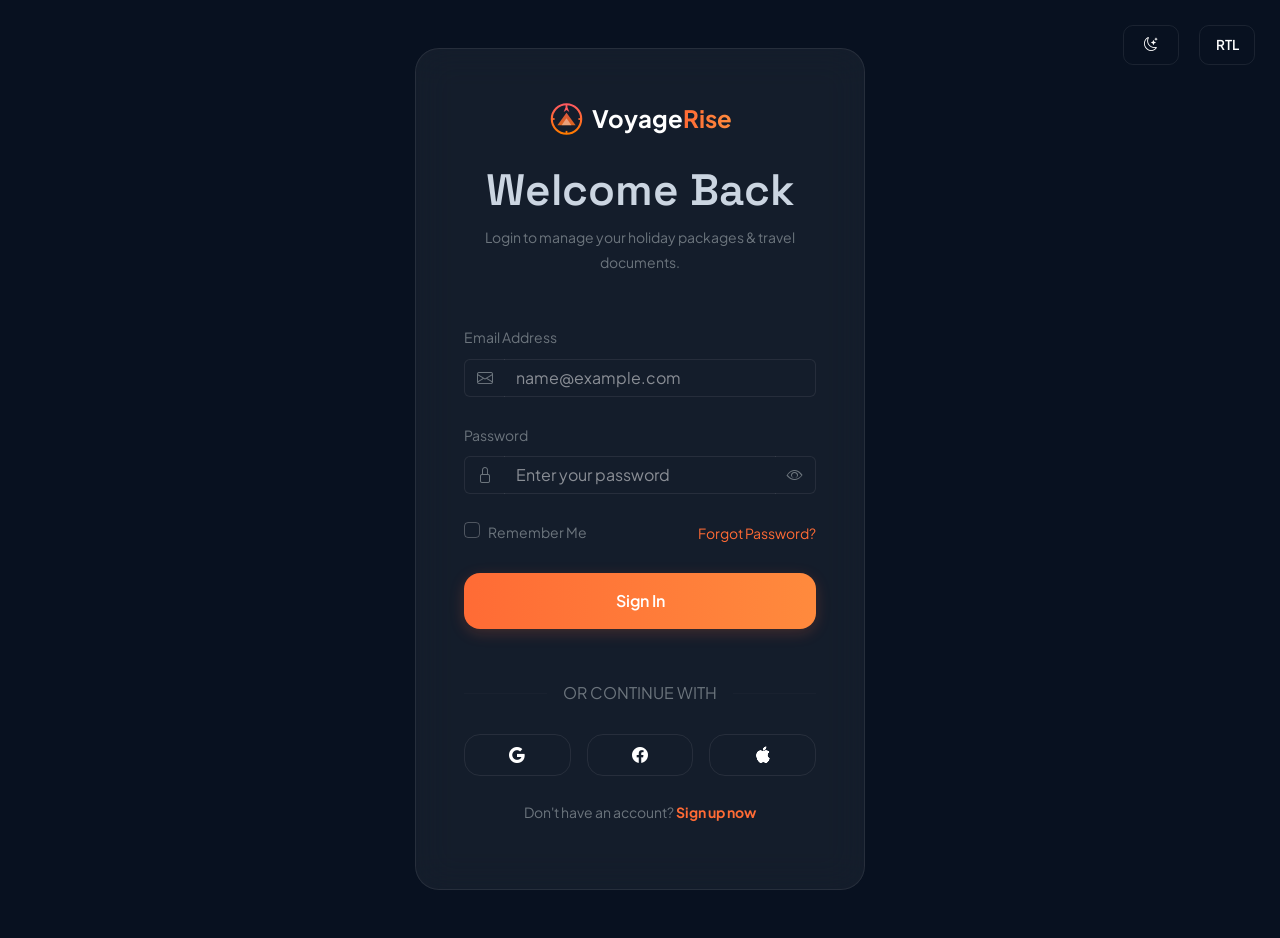
<file: login.html>
<!DOCTYPE html>
<html lang="en">

<head>
    <meta charset="UTF-8">
    <meta name="viewport" content="width=device-width, initial-scale=1.0">
    <title>Login | VoyageRise Travel Agency</title>
    <link rel="icon" type="image/png" href="assets/images/logo.svg">
    <link href="https://cdn.jsdelivr.net/npm/bootstrap@5.3.0/dist/css/bootstrap.min.css" rel="stylesheet">
    <link rel="stylesheet" href="https://cdn.jsdelivr.net/npm/bootstrap-icons@1.11.3/font/bootstrap-icons.css">
    <link rel="stylesheet" href="assets/css/style.css">
    <link rel="stylesheet" href="assets/css/dark-mode.css">
    <style>
        .auth-container {
            min-height: 100vh;
            position: relative;
        }

        .auth-form-wrapper {
            max-width: 450px;
            width: 100%;
        }

        .top-controls {
            position: fixed;
            top: 25px;
            right: 25px;
            left: auto;
            z-index: 9999;
            display: flex;
            align-items: center;
            gap: 20px;
        }

        /* RTL: flip the controls to the top-left */
        [dir="rtl"] .top-controls {
            right: auto;
            left: 25px;
        }

        @media (max-width: 576px) {
            .top-controls {
                position: static;
                justify-content: flex-end;
                padding: 12px 14px 0;
                gap: 12px;
                margin-bottom: 6px;
            }

            .auth-main-col {
                padding: 1.25rem !important;
            }

            .auth-form-wrapper {
                max-width: 100%;
            }

            .auth-form-wrapper .glass-card {
                padding: 2rem 1.25rem !important;
            }

            .login-aux-row {
                display: flex !important;
                flex-direction: row;
                align-items: center !important;
                justify-content: space-between;
                gap: 10px;
            }

            .remember-30-label {
                white-space: nowrap;
            }

            .forgot-password-link {
                display: inline-block;
                white-space: nowrap;
            }

            .auth-continue-text {
                white-space: nowrap;
            }
        }
    </style>
</head>

<body class="bg-primary-bg">

    <div class="container-fluid p-0">
        <div class="top-controls">
            <button class="btn btn-outline-custom btn-sm d-flex align-items-center justify-content-center nav-toggle-btn" id="theme-toggle" title="Toggle Theme">
                <i class="bi bi-moon-stars"></i>
            </button>
            <button class="btn btn-outline-custom btn-sm d-flex align-items-center justify-content-center nav-toggle-btn" id="rtl-toggle" title="RTL">
                RTL
            </button>
        </div>
        <div class="row g-0 auth-container">

            <!-- Main Form Column -->
            <div class="col-12 d-flex flex-column align-items-center justify-content-center p-5 auth-main-col">


                <div class="auth-form-wrapper">
                    <div class="glass-card p-5">
                        <div class="text-center mb-4">
                            <a href="index.html"
                                class="navbar-brand d-flex align-items-center justify-content-center mb-3">
                                <img src="assets/images/logo.svg" alt="VoyageRise Logo" height="35" class="me-2" style="width: 35px;">
                                <span class="fw-bold text-white fs-4">Voyage<span class="text-gradient">Rise</span></span>
                            </a>
                        </div>
                        <h2 class="h4 mb-2 text-center">Welcome Back</h2>
                        <p class="text-secondary text-sm text-center mb-5">Login to manage your holiday packages & travel documents.</p>

                        <form action="dashboard.html" method="get">
                            <div class="mb-4">
                                <label class="form-label text-secondary text-sm">Email Address</label>
                                <div class="input-group">
                                    <span
                                        class="input-group-text bg-transparent border-color text-secondary border-end-0"><i
                                            class="bi bi-envelope"></i></span>
                                    <input type="email"
                                        class="form-control bg-transparent border-color text-white shadow-none border-start-0"
                                        placeholder="name@example.com" required>
                                </div>
                            </div>
                            <div class="mb-4">
                                <label class="form-label text-secondary text-sm">Password</label>
                                <div class="input-group">
                                    <span
                                        class="input-group-text bg-transparent border-color text-secondary border-end-0"><i
                                            class="bi bi-lock"></i></span>
                                    <input type="password"
                                        class="form-control bg-transparent border-color text-white shadow-none border-start-0 border-end-0"
                                        placeholder="Enter your password" id="password" required>
                                    <span
                                        class="input-group-text bg-transparent border-color text-secondary border-start-0 cursor-pointer toggle-password"
                                        style="cursor: pointer;">
                                        <i class="bi bi-eye"></i>
                                    </span>
                                </div>
                            </div>
                            <div class="d-flex justify-content-between align-items-center mb-4 login-aux-row">
                                <div class="form-check">
                                    <input type="checkbox" class="form-check-input"
                                        id="remember">
                                    <label class="form-check-label text-secondary text-sm remember-30-label" for="remember">Remember Me</label>
                                </div>
                                <a href="#" class="text-primary-accent text-sm text-decoration-none forgot-password-link">Forgot Password?</a>
                            </div>
                            <button type="submit" class="btn btn-primary-custom w-100 py-3 mb-4">Sign In</button>

                            <div class="text-center my-4">
                                <div class="d-flex align-items-center">
                                    <hr class="flex-grow-1 border-color">
                                    <span class="px-3 text-secondary text-xs auth-continue-text">OR CONTINUE WITH</span>
                                    <hr class="flex-grow-1 border-color">
                                </div>
                            </div>

                            <div class="row g-3 mb-4">
                                <div class="col-4">
                                    <button type="button" class="btn btn-outline-custom w-100 py-2" title="Google"><i
                                             class="bi bi-google"></i></button>
                                </div>
                                <div class="col-4">
                                    <button type="button" class="btn btn-outline-custom w-100 py-2" title="Facebook"><i
                                             class="bi bi-facebook"></i></button>
                                </div>
                                <div class="col-4">
                                    <button type="button" class="btn btn-outline-custom w-100 py-2" title="Apple"><i
                                             class="bi bi-apple"></i></button>
                                </div>
                            </div>

                            <div class="text-center">
                                <p class="text-secondary text-sm">Don't have an account? <a href="register.html"
                                        class="text-primary-accent text-decoration-none fw-bold">Sign up now</a></p>
                            </div>
                        </form>
                    </div>
                </div>
            </div>


        </div>
    </div>

    <script src="https://cdn.jsdelivr.net/npm/bootstrap@5.3.0/dist/js/bootstrap.bundle.min.js"></script>
    <script src="assets/js/main.js"></script>
</body>

</html>
</file>
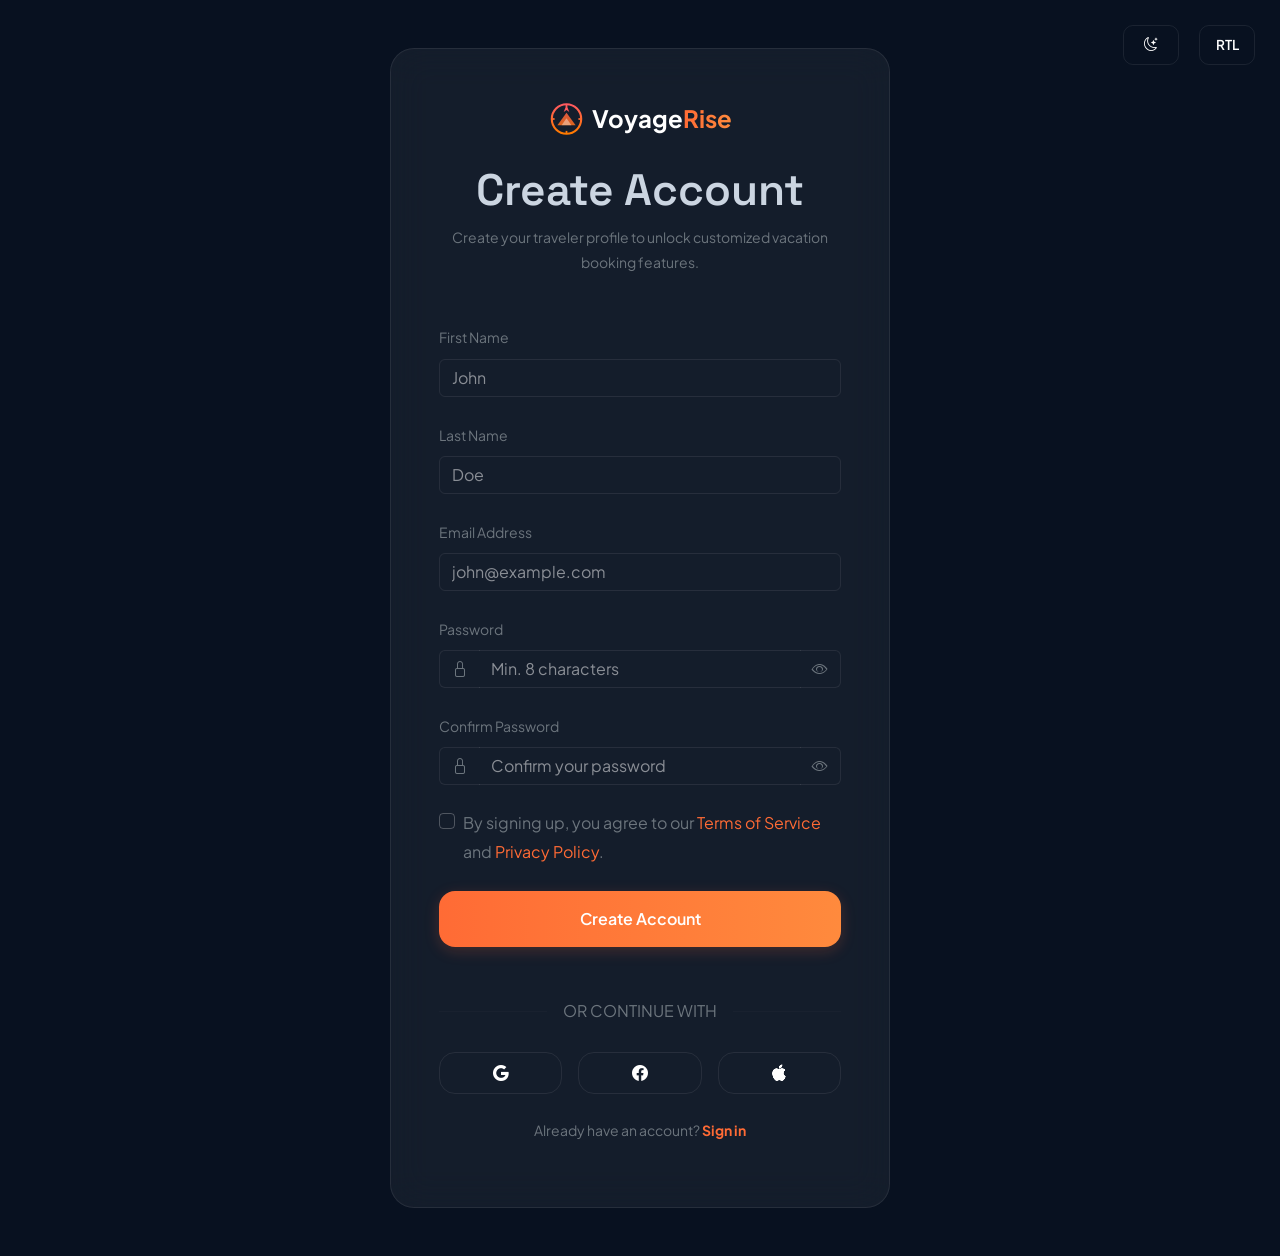
<file: register.html>
<!DOCTYPE html>
<html lang="en">

<head>
    <meta charset="UTF-8">
    <meta name="viewport" content="width=device-width, initial-scale=1.0">
    <title>Register | VoyageRise Travel Agency</title>
    <link rel="icon" type="image/png" href="assets/images/logo.svg">
    <link href="https://cdn.jsdelivr.net/npm/bootstrap@5.3.0/dist/css/bootstrap.min.css" rel="stylesheet">
    <link rel="stylesheet" href="https://cdn.jsdelivr.net/npm/bootstrap-icons@1.11.3/font/bootstrap-icons.css">
    <link rel="stylesheet" href="assets/css/style.css">
    <link rel="stylesheet" href="assets/css/dark-mode.css">
    <style>
        .auth-container {
            min-height: 100vh;
            position: relative;
        }

        .auth-form-wrapper {
            max-width: 500px;
            width: 100%;
        }

        .top-controls {
            position: fixed;
            top: 25px;
            right: 25px;
            z-index: 9999;
            display: flex;
            align-items: center;
            gap: 20px;
        }

        @media (max-width: 576px) {
            .top-controls {
                position: static;
                justify-content: flex-end;
                padding: 12px 14px 0;
                gap: 12px;
                margin-bottom: 6px;
            }

            .auth-main-col {
                padding: 1.25rem !important;
            }

            .auth-form-wrapper {
                max-width: 100%;
            }

            .auth-form-wrapper .glass-card {
                padding: 2rem 1.25rem !important;
            }

            .signup-create-btn {
                white-space: nowrap;
            }

            .auth-continue-text {
                white-space: nowrap;
            }

            .signup-terms {
                max-width: 280px;
                line-height: 1.5;
            }
        }
    </style>
</head>

<body class="bg-primary-bg">

    <div class="container-fluid p-0">
        <div class="top-controls">
            <button class="btn btn-outline-custom btn-sm d-flex align-items-center justify-content-center nav-toggle-btn" id="theme-toggle" title="Toggle Theme">
                <i class="bi bi-moon-stars"></i>
            </button>
            <button class="btn btn-outline-custom btn-sm d-flex align-items-center justify-content-center nav-toggle-btn" id="rtl-toggle" title="RTL">
                RTL
            </button>
        </div>

        <div class="row g-0 auth-container">
            <!-- Main Form Column -->
            <div class="col-12 d-flex flex-column align-items-center justify-content-center p-5 auth-main-col">


                <div class="auth-form-wrapper">
                    <div class="glass-card p-5">
                        <div class="text-center mb-4">
                            <a href="index.html"
                                class="navbar-brand d-flex align-items-center justify-content-center mb-3">
                                <img src="assets/images/logo.svg" alt="VoyageRise Logo" height="35" class="me-2" style="width: 35px;">
                                <span class="fw-bold text-white fs-4">Voyage<span class="text-gradient">Rise</span></span>
                            </a>
                        </div>
                        <h2 class="h4 mb-2 text-center">Create Account</h2>
                        <p class="text-secondary text-sm text-center mb-5">Create your traveler profile to unlock customized vacation booking features.</p>

                        <form action="dashboard.html" method="get">
                            <div class="mb-4">
                                <label class="form-label text-secondary text-sm">First Name</label>
                                <input type="text"
                                    class="form-control bg-transparent border-color text-white shadow-none"
                                    placeholder="John" required>
                            </div>
                            <div class="mb-4">
                                <label class="form-label text-secondary text-sm">Last Name</label>
                                <input type="text"
                                    class="form-control bg-transparent border-color text-white shadow-none"
                                    placeholder="Doe" required>
                            </div>
                            <div class="mb-4">
                                <label class="form-label text-secondary text-sm">Email Address</label>
                                <input type="email"
                                    class="form-control bg-transparent border-color text-white shadow-none"
                                    placeholder="john@example.com" required>
                            </div>
                            <div class="mb-4">
                                <label class="form-label text-secondary text-sm">Password</label>
                                <div class="input-group">
                                    <span
                                        class="input-group-text bg-transparent border-color text-secondary border-end-0"><i
                                            class="bi bi-lock"></i></span>
                                    <input type="password"
                                        class="form-control bg-transparent border-color text-white shadow-none border-start-0 border-end-0"
                                        placeholder="Min. 8 characters" id="password" required>
                                    <span
                                        class="input-group-text bg-transparent border-color text-secondary border-start-0 cursor-pointer toggle-password"
                                        style="cursor: pointer;">
                                        <i class="bi bi-eye"></i>
                                    </span>
                                </div>
                            </div>
                            <div class="mb-4">
                                <label class="form-label text-secondary text-sm">Confirm Password</label>
                                <div class="input-group">
                                    <span
                                        class="input-group-text bg-transparent border-color text-secondary border-end-0"><i
                                            class="bi bi-lock"></i></span>
                                    <input type="password"
                                        class="form-control bg-transparent border-color text-white shadow-none border-start-0 border-end-0"
                                        placeholder="Confirm your password" id="confirm_password" required>
                                    <span
                                        class="input-group-text bg-transparent border-color text-secondary border-start-0 cursor-pointer toggle-password"
                                        style="cursor: pointer;">
                                        <i class="bi bi-eye"></i>
                                    </span>
                                </div>
                            </div>

                            <div class="mb-4 form-check d-flex justify-content-center align-items-start gap-2">
                                <input type="checkbox" class="form-check-input mt-1" id="agree-terms" required>
                                <label class="form-check-label text-secondary text-xs signup-terms mb-0 text-start" for="agree-terms">
                                    By signing up, you agree to our <a href="#" class="text-primary-accent text-decoration-none">Terms of Service</a> and <a href="#" class="text-primary-accent text-decoration-none">Privacy Policy</a>.
                                </label>
                            </div>

                            <button type="submit" class="btn btn-primary-custom w-100 py-3 mb-4 signup-create-btn">Create Account</button>

                            <div class="text-center my-4">
                                <div class="d-flex align-items-center">
                                    <hr class="flex-grow-1 border-color">
                                    <span class="px-3 text-secondary text-xs auth-continue-text">OR CONTINUE WITH</span>
                                    <hr class="flex-grow-1 border-color">
                                </div>
                            </div>

                            <div class="row g-3 mb-4">
                                <div class="col-4">
                                    <button type="button" class="btn btn-outline-custom w-100 py-2" title="Google"><i
                                             class="bi bi-google"></i></button>
                                </div>
                                <div class="col-4">
                                    <button type="button" class="btn btn-outline-custom w-100 py-2" title="Facebook"><i
                                             class="bi bi-facebook"></i></button>
                                </div>
                                <div class="col-4">
                                    <button type="button" class="btn btn-outline-custom w-100 py-2" title="Apple"><i
                                             class="bi bi-apple"></i></button>
                                </div>
                            </div>

                            <div class="text-center">
                                <p class="text-secondary text-sm">Already have an account? <a href="login.html"
                                        class="text-primary-accent text-decoration-none fw-bold">Sign in</a></p>
                            </div>
                        </form>
                    </div>
                </div>
            </div>
        </div>
    </div>

    <script src="https://cdn.jsdelivr.net/npm/bootstrap@5.3.0/dist/js/bootstrap.bundle.min.js"></script>
    <script src="assets/js/main.js"></script>
</body>

</html>
</file>
<file: assets/css/style.css>
@import url('https://fonts.googleapis.com/css2?family=Plus+Jakarta+Sans:wght@400;500;600;700&family=Outfit:wght@400;500;600;700;800&family=Space+Grotesk:wght@400;500;600;700;800&display=swap');

:root {
    --primary-bg: #081120;
    --secondary-bg: #101827;
    --card-bg: #172033;
    --primary-accent: #FF6B35;
    --primary-accent-hover: #FF824D;
    --secondary-accent: #0EA5E9;
    --luxury-accent: #F59E0B;
    --success: #10B981;
    --text-primary: #FFFFFF;
    --text-body: #CBD5E1;
    --text-secondary: #94A3B8;
    --border-color: rgba(255, 255, 255, 0.08);
    --glass-bg: rgba(255, 255, 255, 0.05);
    --gradient-primary: linear-gradient(to right, #FF6B35, #FF8A3D);
    --glow-color: rgba(255, 107, 53, 0.25);
    --transition: all 0.35s cubic-bezier(0.16, 1, 0.3, 1);
}

* {
    margin: 0;
    padding: 0;
    box-sizing: border-box;
}

html, body {
    overflow-x: clip !important;
    width: 100% !important;
    max-width: 100% !important;
    position: relative;
}

body {
    font-size: 16px !important;
    font-family: 'Plus Jakarta Sans', sans-serif !important;
    font-weight: 400 !important;
    background-color: var(--primary-bg);
    color: var(--text-body);
    overflow-x: clip !important;
    line-height: 1.8 !important;
}

header, section, footer, .home-hero, .map-hero, .hero-section, .deals-hero, .blog-hero, .contact-hero, .portfolio-hero, .pricing-hero {
    overflow-x: clip !important;
    max-width: 100% !important;
}

.container, .container-fluid {
    max-width: 100% !important;
}

/* Glassmorphism */
.glass-card {
    background: var(--glass-bg);
    backdrop-filter: blur(18px);
    -webkit-backdrop-filter: blur(18px);
    border: 1px solid var(--border-color);
    border-radius: 24px;
    transition: var(--transition);
}

.glass-card:hover {
    border-color: rgba(255, 107, 53, 0.3) !important;
    box-shadow: 0 20px 40px rgba(0, 0, 0, 0.25) !important;
    transform: translateY(-8px);
}

/* Typography Rules */
h1, .h1, .display-1, .display-2, .display-3, .display-4, .display-5 {
    font-family: 'Space Grotesk', sans-serif !important;
    font-weight: 800 !important;
    letter-spacing: -0.03em !important;
}

h1, .h1 {
    font-size: clamp(2.5rem, 5vw, 3.5rem) !important;
}

h2, .h2 {
    font-family: 'Space Grotesk', sans-serif !important;
    font-weight: 700 !important;
    font-size: clamp(2rem, 4vw, 2.75rem) !important;
}

h3, .h3 {
    font-family: 'Space Grotesk', sans-serif !important;
    font-weight: 600 !important;
    font-size: clamp(1.5rem, 3vw, 2rem) !important;
}

h4, h5, h6, .h4, .h5, .h6 {
    font-family: 'Space Grotesk', sans-serif !important;
    font-weight: 600 !important;
}

.text-gradient {
    background: var(--gradient-primary);
    -webkit-background-clip: text;
    background-clip: text;
    -webkit-text-fill-color: transparent;
}

/* Buttons */
.btn-primary-custom {
    background: var(--gradient-primary);
    border: none;
    color: white !important;
    padding: 18px 36px;
    border-radius: 16px;
    font-family: 'Plus Jakarta Sans', sans-serif !important;
    font-weight: 600 !important;
    transition: var(--transition);
    box-shadow: 0 4px 15px rgba(255, 107, 53, 0.2);
}

.btn-primary-custom:hover {
    transform: translateY(-4px) scale(1.03);
    box-shadow: 0 12px 35px rgba(255, 107, 53, 0.35) !important;
    color: white !important;
}

.btn-outline-custom {
    background: transparent;
    border: 1px solid var(--border-color);
    color: var(--text-primary);
    padding: 18px 36px;
    border-radius: 16px;
    font-family: 'Plus Jakarta Sans', sans-serif !important;
    font-weight: 600 !important;
    transition: var(--transition);
}

.btn-outline-custom:hover {
    background: var(--card-bg);
    border-color: var(--primary-accent);
    color: var(--primary-accent) !important;
    transform: translateY(-4px) scale(1.03);
    box-shadow: 0 12px 35px rgba(255, 255, 255, 0.05) !important;
}

.btn-primary-custom.btn-sm,
.btn-outline-custom.btn-sm {
    padding: 8px 18px !important;
    font-size: 0.85rem !important;
    border-radius: 10px !important;
}

/* Header Buttons & Icons: Equal Height Alignment */
.navbar-custom .btn {
    height: 40px !important;
    min-height: 40px !important;
    display: inline-flex !important;
    align-items: center !important;
    justify-content: center !important;
    padding: 8px 16px !important;
    font-weight: 600;
}

.nav-toggle-btn {
    width: 56px !important;
    min-width: 56px !important;
    height: 40px !important;
    min-height: 40px !important;
    padding: 8px 10px !important;
    display: inline-flex !important;
    align-items: center !important;
    justify-content: center !important;
    gap: 0;
}

/* Navbar */
.navbar-custom {
    position: fixed !important;
    top: 0 !important;
    left: 0 !important;
    right: 0 !important;
    width: 100% !important;
    z-index: 1080 !important;
    background: rgba(15, 23, 42, 0.8);
    backdrop-filter: blur(15px);
    -webkit-backdrop-filter: blur(15px);
    border-bottom: 1px solid var(--border-color);
    padding: 15px 0;
    transition: background 0.35s cubic-bezier(0.16, 1, 0.3, 1), border-color 0.35s cubic-bezier(0.16, 1, 0.3, 1), box-shadow 0.35s cubic-bezier(0.16, 1, 0.3, 1);
}

.navbar-brand img {
    height: 40px;
}

.nav-link {
    color: var(--text-secondary) !important;
    font-weight: 500;
    margin: 0 10px;
    transition: var(--transition);
    position: relative;
    padding-bottom: 6px !important;
}

.nav-link::after {
    content: '';
    position: absolute;
    bottom: 0;
    left: 0;
    width: 100%;
    height: 2px;
    background-color: var(--primary-accent);
    transform: scaleX(0);
    transition: transform 0.3s ease;
    transform-origin: right;
}

.nav-link:hover::after,
.nav-link.active::after {
    transform: scaleX(1);
    transform-origin: left;
}

.nav-link:hover,
.nav-link.active {
    color: var(--primary-accent) !important;
}

@media (min-width: 1200px) {
    .navbar-custom .navbar-collapse {
        align-items: center;
    }

    .navbar-custom .navbar-nav .nav-item {
        flex-shrink: 0;
    }

    .navbar-custom .navbar-nav .nav-link {
        white-space: nowrap;
    }

    /* Offset page content below the fixed navbar on desktop */
    body:has(.navbar-custom) {
        padding-top: 73px !important;
    }
}

/* Intermediate Desktop Spacing Fix to Prevent Navbar Overflow/Cutoff */
@media (min-width: 1200px) and (max-width: 1399.98px) {
    .nav-link {
        margin: 0 5px !important;
        font-size: 0.92rem !important;
    }
    .navbar-custom .gap-3 {
        gap: 0.5rem !important;
    }
    .navbar-custom .btn-sm {
        padding: 6px 12px !important;
    }
}


@media (max-width: 1199.98px) {
    .navbar-custom .navbar-brand,
    .navbar-custom .navbar-toggler {
        position: relative;
        z-index: 1090 !important;
    }

    .navbar-custom .navbar-collapse {
        position: fixed !important;
        top: 0;
        left: 0;
        right: 0;
        width: 100% !important;
        max-width: 100% !important;
        height: 100vh !important;
        background: var(--primary-bg) !important;
        z-index: 1050 !important;
        padding: 100px 24px 40px !important;
        margin: 0 !important;
        border: none !important;
        border-radius: 0 !important;
        display: flex !important;
        flex-direction: column !important;
        align-items: center !important;
        justify-content: center !important;
        overflow-y: auto !important;
        opacity: 0;
        visibility: hidden;
        transition: opacity 0.3s ease, visibility 0.3s ease !important;
    }

    .navbar-custom .navbar-collapse.collapsing {
        height: 100vh !important;
        display: flex !important;
        opacity: 0;
        visibility: visible !important;
        transition: opacity 0.3s ease !important;
    }

    .navbar-custom .navbar-collapse.show {
        opacity: 1 !important;
        visibility: visible !important;
    }
    
    .navbar-custom .navbar-collapse:not(.show):not(.collapsing) {
        display: none !important;
    }

    .navbar-custom .navbar-nav {
        text-align: center;
        margin-bottom: 30px !important;
        width: 100%;
        display: flex;
        flex-direction: column;
        align-items: center;
        gap: 15px !important;
    }

    .navbar-custom .navbar-nav .nav-link {
        font-size: 1.5rem !important;
        padding: 8px 0 !important;
        margin: 0 !important;
    }

    .navbar-custom .navbar-collapse > .d-flex.align-items-center.gap-3 {
        justify-content: center !important;
        width: 100% !important;
        flex-direction: row !important;
        flex-wrap: wrap !important;
        gap: 15px !important;
    }
}

/* 360px Mobile Viewport Navbar Layout Optimization */
@media (max-width: 575.98px) {
    .navbar-custom {
        padding: 10px 0 !important;
    }

    .navbar-custom .container {
        padding-left: 16px !important;
        padding-right: 16px !important;
        display: flex !important;
        align-items: center !important;
        justify-content: space-between !important;
    }

    .navbar-custom .navbar-brand {
        display: flex !important;
        align-items: center !important;
        margin-right: 0 !important;
    }

    .navbar-custom .navbar-brand span {
        font-size: 1.25rem !important;
    }

    .navbar-custom .navbar-brand img {
        height: 28px !important;
        width: 28px !important;
    }

    .navbar-custom .navbar-toggler {
        padding: 4px 8px !important;
        font-size: 1.25rem !important;
        box-shadow: none !important;
        outline: none !important;
    }

    .navbar-custom .navbar-collapse {
        padding: 75px 16px 24px !important;
    }

    .navbar-custom .navbar-nav .nav-link {
        font-size: 1.15rem !important;
        padding: 5px 0 !important;
    }

    .navbar-custom .navbar-collapse > .d-flex.align-items-center.gap-3 {
        gap: 8px !important;
        flex-wrap: wrap !important;
        justify-content: center !important;
    }

    /* Mobile Hero & Layout Containment to Prevent Right Side Gap */
    .home-hero, .map-hero, .hero-section {
        padding: 90px 0 60px !important;
    }

    .home-hero-glow, .map-hero-glow, .hero-glow {
        max-width: 100vw !important;
        left: 0 !important;
        right: 0 !important;
        margin: 0 auto !important;
    }

    .home-hero-title, .map-hero-title {
        font-size: 2rem !important;
        line-height: 1.25 !important;
    }

    .home-hero .row.g-3 .col-4 h3 {
        font-size: 1.35rem !important;
    }

    .home-hero .row.g-3 .col-4 small {
        font-size: 0.65rem !important;
        letter-spacing: 0 !important;
    }

    .map-canvas-container {
        height: 320px !important;
    }
}

.back-to-top {
    position: fixed;
    right: 24px;
    bottom: 24px;
    width: 46px;
    height: 46px;
    border: 1px solid var(--border-color);
    border-radius: 12px;
    background: rgba(30, 41, 59, 0.9);
    color: #f8fafc;
    display: inline-flex;
    align-items: center;
    justify-content: center;
    cursor: pointer;
    z-index: 999;
    opacity: 0;
    visibility: hidden;
    transform: translateY(8px);
    transition: var(--transition);
}

.back-to-top i {
    color: inherit;
    font-size: 20px;
    line-height: 1;
}

.back-to-top:hover {
    border-color: var(--primary-accent);
    color: var(--primary-accent);
    background: rgba(30, 41, 59, 1);
}

.back-to-top.show {
    opacity: 1;
    visibility: visible;
    transform: translateY(0);
}

/* Hero Section */
.hero-section, .home-hero, .blog-hero, .contact-hero, .portfolio-hero, .pricing-hero {
    padding: 140px 0 100px;
    position: relative;
    overflow: hidden;
    background: linear-gradient(135deg, #081120 0%, #0F172A 45%, #1E293B 100%) !important;
}

[dir="rtl"] .hero-section {
    text-align: right !important;
}

@media (min-width: 992px) {
    [dir="rtl"] .hero-section .text-lg-start {
        text-align: right !important;
    }
    [dir="rtl"] .hero-section .justify-content-lg-start {
        justify-content: flex-start !important;
    }
    [dir="rtl"] .hero-section .pe-lg-5 {
        padding-right: 0 !important;
        padding-left: 3rem !important;
    }
}

[dir="rtl"] #featured-guide {
    direction: rtl;
    text-align: right;
}

.hero-section-alt {
    position: relative;
    overflow: hidden;
}

.hero-glow, .home-hero-glow, .blog-hero-glow, .contact-hero-glow, .portfolio-hero-glow, .pricing-hero-glow {
    position: absolute;
    width: 600px;
    height: 600px;
    background: radial-gradient(circle, rgba(255, 107, 53, 0.18) 0%, rgba(255, 107, 53, 0.03) 50%, transparent 70%) !important;
    filter: blur(80px);
    z-index: -1;
    pointer-events: none;
}

.hero-mockup-wrapper {
    position: relative;
    z-index: 1;
}

.hero-mockup-wrapper img {
    width: 100%;
    border-radius: 30px;
    border: 1px solid var(--border-color);
    box-shadow: 0 30px 60px rgba(0, 0, 0, 0.5);
}

.premium-brand-img {
    width: 100%;
    aspect-ratio: 16 / 9;
    object-fit: cover;
    display: block;
}

/* Animations */
@keyframes float {
    0%, 100% {
        transform: translateY(0px);
    }
    50% {
        transform: translateY(-10px);
    }
}

.float-animation {
    animation: float 6s ease-in-out infinite;
}

/* Dashboard UI */
.dashboard-card {
    background: var(--card-bg);
    border: 1px solid var(--border-color);
    border-radius: 16px;
    padding: 24px;
    height: 100%;
    transition: var(--transition);
}

.stat-icon {
    width: 48px;
    height: 48px;
    display: flex;
    align-items: center;
    justify-content: center;
    border-radius: 12px;
    font-size: 1.5rem;
    margin-bottom: 20px;
}

.sidebar-nav {
    list-style: none;
    padding: 0;
    display: flex;
    flex-direction: column;
    flex-grow: 1;
}

.sidebar-nav hr {
    margin-top: auto !important;
}


.sidebar-link {
    display: flex;
    align-items: center;
    padding: 12px 20px;
    color: var(--text-secondary);
    text-decoration: none;
    border-radius: 10px;
    margin-bottom: 8px;
    transition: var(--transition);
}

.sidebar-link i {
    width: 24px;
    margin-right: 12px;
    font-size: 1.2rem;
}

.sidebar-link:hover,
.sidebar-link.active {
    background: rgba(255, 107, 53, 0.1);
    color: var(--primary-accent);
}

.table-glass {
    border-collapse: separate;
    border-spacing: 0 10px;
}

.table-glass tr td,
.table-glass tr th {
    background: var(--card-bg);
    border: none;
    padding: 15px 20px;
    vertical-align: middle;
}

.table-glass tr td:first-child {
    border-radius: 12px 0 0 12px;
}

.table-glass tr td:last-child {
    border-radius: 0 12px 12px 0;
}

.status-badge {
    padding: 5px 12px;
    border-radius: 50px;
    font-size: 0.8rem;
    font-weight: 600;
}

.status-active {
    background: rgba(16, 185, 129, 0.1);
    color: var(--success);
}

.status-paused {
    background: rgba(245, 158, 11, 0.1);
    color: var(--warning);
}

/* Sidebar & Main Content Layout */
.sidebar {
    width: 280px;
    background: var(--secondary-bg);
    border-right: 1px solid var(--border-color);
    height: 100vh;
    position: fixed;
    top: 0;
    left: 0;
    padding: 30px 24px;
    z-index: 1050;
    transition: var(--transition);
    display: flex;
    flex-direction: column;
    overflow-y: auto;
}


.main-content {
    margin-left: 280px;
    padding: 40px;
    min-height: 100vh;
}

/* Responsive */
@media (max-width: 991px) {
    .sidebar {
        transform: translateX(-100%);
    }

    .sidebar.active {
        transform: translateX(0);
    }

    .main-content {
        margin-left: 0;
    }
}

/* RTL Layout Overrides */
[dir="rtl"] .sidebar {
    left: auto !important;
    right: 0 !important;
    border-right: none !important;
    border-left: 1px solid var(--border-color) !important;
}

[dir="rtl"] .main-content {
    margin-left: 0 !important;
    margin-right: 280px !important;
}

[dir="rtl"] .sidebar-link i {
    margin-right: 0 !important;
    margin-left: 12px !important;
}

[dir="rtl"] #delivery-section .bg-primary-accent,
[dir="rtl"] #delivery-section .bg-secondary {
    display: inline-flex;
    align-items: center;
    justify-content: center;
    flex-shrink: 0;
}

[dir="rtl"] #delivery-section .bg-primary-accent i,
[dir="rtl"] #delivery-section .bg-secondary i {
    line-height: 1;
    display: block;
}

[dir="rtl"] #orders-section .bi-credit-card-2-front {
    margin-right: 0 !important;
    margin-left: 1rem !important;
}

@media (min-width: 992px) {
    [dir="rtl"] .contact-info-card {
        flex-direction: row-reverse !important;
    }

    [dir="rtl"] .contact-info-card .bg-primary-accent {
        margin-left: 0 !important;
        margin-right: 1.5rem !important;
    }
}

.contact-info-card .bg-primary-accent {
    display: inline-flex;
    align-items: center;
    justify-content: center;
    flex-shrink: 0;
}

.contact-info-card .bg-primary-accent i {
    line-height: 1;
    display: block;
}

@media (max-width: 991px) {
    [dir="rtl"] .sidebar {
        transform: translateX(100%) !important;
    }

    [dir="rtl"] .sidebar.active {
        transform: translateX(0) !important;
    }

    [dir="rtl"] .main-content {
        margin-right: 0 !important;
    }
}


.max-w-600 {
    max-width: 600px;
}

.text-sm {
    font-size: 0.875rem;
}

.bg-secondary-bg {
    background-color: var(--secondary-bg);
}

.border-color {
    border-color: var(--border-color) !important;
}

.text-primary-accent {
    color: var(--primary-accent) !important;
}

/* Form Controls Visibility */
.form-control,
.form-select {
    color: var(--text-primary) !important;
}

.form-control::placeholder {
    color: rgba(255, 255, 255, 0.5) !important;
    opacity: 1 !important;
}

.form-control:focus,
.form-select:focus {
    color: var(--text-primary) !important;
    border-color: var(--primary-accent) !important;
    background-color: rgba(255, 255, 255, 0.02) !important;
    outline-color: #FF6B35 !important;
    box-shadow: 0 0 0 0.25rem rgba(255, 107, 53, 0.25) !important;
}

.input-group-text {
    background-color: transparent;
    border-color: var(--border-color);
    color: var(--text-secondary);
}

/* Social Links Hover */
footer .social-links a.text-secondary {
    transition: all 0.3s ease;
}

footer .social-links a.text-secondary:hover {
    color: var(--primary-accent) !important;
    transform: translateY(-5px) !important;
}

/* Footer Styles: Link Hover & Spacing Fix */
footer {
    padding-top: 3rem !important;
    padding-bottom: 1rem !important;
}

footer .container {
    padding-top: 3rem !important;
    padding-bottom: 0 !important;
}

footer p {
    margin-bottom: 0 !important;
}

footer a.text-secondary {
    transition: var(--transition);
    display: inline-block;
}

footer a.text-secondary:hover {
    color: var(--primary-accent) !important;
    transform: translateX(5px);
}

body.light-theme footer a.text-secondary:hover {
    color: var(--secondary-accent) !important;
    transform: translateX(5px);
}

@media (min-width: 992px) and (max-width: 1199.98px) {
    .story-quote {
        min-height: 108px;
    }
}

/* Custom primary brand color overrides */
.bg-primary-accent {
    background-color: var(--primary-accent) !important;
}
.border-primary-accent {
    border-color: var(--primary-accent) !important;
}
a {
    color: var(--text-body);
    text-decoration: none;
    transition: var(--transition);
    position: relative;
}
a:hover {
    color: var(--primary-accent) !important;
    text-decoration: none !important;
}
a:active {
    color: var(--text-primary) !important;
}
a.text-primary-accent {
    color: var(--primary-accent) !important;
}
a.text-primary-accent:hover {
    color: var(--primary-accent-hover) !important;
}
mark {
    background-color: rgba(255, 107, 53, 0.2);
    color: var(--text-primary);
}
u {
    text-decoration-color: var(--primary-accent);
}

/* Dashboard Numbers custom fonts and size rules */
.dashboard-number, .stat-number, .number-font, .price-val, .price-period, [data-target] {
    font-family: 'Outfit', sans-serif !important;
    font-weight: 700 !important;
}

/* Unique layout helper classes */
.section-title {
    font-family: 'Space Grotesk', sans-serif !important;
    font-size: clamp(1.75rem, 4vw, 2.5rem) !important;
    line-height: 1.25 !important;
    font-weight: 700 !important;
}

.hover-effect {
    transition: var(--transition);
}
.hover-effect:hover {
    transform: translateY(-8px);
    box-shadow: 0 20px 40px rgba(0, 0, 0, 0.15) !important;
    border-color: rgba(255, 107, 53, 0.3) !important;
}
.max-w-700 {
    max-width: 700px;
}

.hero-title {
    font-family: 'Space Grotesk', sans-serif !important;
    font-size: clamp(2rem, 5vw, 3rem) !important;
    line-height: 1.15 !important;
    font-weight: 800 !important;
    letter-spacing: -0.03em !important;
}

/* Icon Colors & Scales */
.text-primary-accent, .bi-compass, .bi-compass-fill, .bi-airplane, .bi-airplane-fill {
    color: var(--primary-accent) !important;
}
.text-secondary-accent, .bi-globe, .bi-geo-alt, .bi-geo-alt-fill {
    color: var(--secondary-accent) !important;
}
.text-success, .bi-check-circle, .bi-check-circle-fill, .bi-check, .bi-check2 {
    color: var(--success) !important;
}

.bi:not(button i):not(.btn i) {
    transition: transform 0.35s cubic-bezier(0.16, 1, 0.3, 1);
}
.bi:not(button i):not(.btn i):hover {
    transform: scale(1.2);
}

/* Alternate Section Backgrounds */
section {
    position: relative;
    z-index: 1;
}
section:nth-of-type(odd) {
    background-color: #081120 !important;
}
section:nth-of-type(even) {
    background-color: #101827 !important;
}
body.light-theme section:nth-of-type(odd) {
    background-color: #F8FAFC !important;
}
body.light-theme section:nth-of-type(even) {
    background-color: #FFFFFF !important;
}

/* Dashboard overview metric cards text sizing */
.overview-metric-card h3 {
    font-size: clamp(1.3rem, 1.8vw, 1.65rem) !important;
}

/* Remove margin-top: auto gap above Account Settings on mobile, tablet & 1024px screens */
@media (max-width: 1024px) {
    .sidebar-nav hr {
        margin-top: 1rem !important;
        margin-bottom: 1rem !important;
    }
}

@media (width: 1024px) {
    .sidebar {
        transform: translateX(-100%) !important;
    }

    .sidebar.active {
        transform: translateX(0) !important;
    }

    #sidebar-close {
        display: block !important;
    }

    .main-content {
        margin-left: 0 !important;
        padding: 24px !important;
    }

    /* RTL Overrides for 1024px Viewport */
    [dir="rtl"] .sidebar {
        transform: translateX(100%) !important;
    }

    [dir="rtl"] .sidebar.active {
        transform: translateX(0) !important;
    }

    [dir="rtl"] .main-content {
        margin-right: 0 !important;
        margin-left: 0 !important;
    }

    .main-content header {
        flex-wrap: nowrap;
        align-items: center !important;
        gap: 12px !important;
        margin-bottom: 2rem !important;
    }

    .main-content header > .d-flex.align-items-center {
        flex: 1 1 auto;
        min-width: 0;
    }

    .main-content header > .d-flex.align-items-center.gap-3 {
        width: auto;
        justify-content: flex-end;
        gap: 8px !important;
        flex-shrink: 0;
    }

    .main-content header #sidebar-toggle {
        display: inline-flex !important;
        align-items: center;
        justify-content: center;
        width: 40px !important;
        min-width: 40px !important;
        height: 40px !important;
        min-height: 40px !important;
        padding: 0 !important;
    }

    .main-content header #sidebar-toggle i {
        font-size: 1.9rem !important;
    }

    .main-content header h1 {
        font-size: 1.75rem !important;
    }

    .main-content header .nav-toggle-btn {
        width: 40px !important;
        min-width: 40px !important;
        height: 40px !important;
        min-height: 40px !important;
        padding: 0 !important;
    }

    .main-content header img.rounded-circle {
        width: 36px !important;
        height: 36px !important;
    }
}

/* Mobile responsive overrides for Dashboard Header & Section Alignments */
@media (max-width: 991px) {
    .main-content {
        padding: 24px !important; /* Reduce padding from 40px to 24px on tablet/mobile for alignment */
    }
    
    .main-content header h1 {
        font-size: 1.5rem !important; /* Reduce dashboard header title size on tablet/mobile */
    }
}

@media (max-width: 767px) {
    .overview-metric-card h3 {
        font-size: 1.65rem !important; /* Scale down overview metric numbers to avoid wrapping */
    }
}

@media (max-width: 575px) {
    .main-content {
        padding: 16px !important; /* Further reduce padding on small mobile screens */
    }
    
    .main-content header {
        margin-bottom: 2rem !important;
    }
    
    .main-content header h1 {
        font-size: 1rem !important; /* Significantly reduce dashboard header title size on mobile to fit one line */
    }
    
    .main-content header p.text-sm {
        font-size: 0.7rem !important; /* Scale down header subtitle text */
    }

    .main-content header .nav-toggle-btn {
        width: 32px !important;
        min-width: 32px !important;
        height: 32px !important;
        min-height: 32px !important;
        padding: 0 !important;
        font-size: 0.75rem !important;
        border-radius: 6px !important;
    }

    .main-content header #sidebar-toggle i {
        font-size: 1.5rem !important; /* Reduce burger menu icon size on mobile */
    }

    .main-content header img.rounded-circle {
        width: 32px !important;
        height: 32px !important; /* Reduce avatar image size on mobile */
    }
    
    /* Ensure header controls are clean on mobile */
    .main-content header .d-flex.align-items-center.gap-3 {
        gap: 8px !important;
    }
    
    /* Stats metric card titles and texts scaling */
    .overview-metric-card h3 {
        font-size: 1.35rem !important;
    }
    
    .overview-metric-card .overview-metric-label {
        font-size: 0.8rem !important;
    }
    
    .overview-metric-card .overview-metric-change {
        font-size: 0.75rem !important;
    }
    
    /* Stack chart headers to avoid overlap */
    .dashboard-card .d-flex.justify-content-between.align-items-center.mb-4 {
        flex-direction: column !important;
        align-items: flex-start !important;
        gap: 12px !important;
    }
    
    /* Stack greenhouse logs item headers on mobile */
    .bg-secondary-bg .d-flex.justify-content-between.mb-1 {
        flex-direction: column !important;
        align-items: flex-start !important;
        gap: 6px !important;
    }
}

.portfolio-card-equal {
    height: 100%;
    display: flex;
    flex-direction: column;
}

.portfolio-card-equal p.text-secondary {
    flex-grow: 1;
}

/* Revolutionary Features RTL Alignment */
[dir="rtl"] #revolutionary-features {
    text-align: right !important;
}

[dir="rtl"] #revolutionary-features .feature-icon {
    margin-right: 0 !important;
    margin-left: 1.5rem !important;
}

[dir="rtl"] #revolutionary-features li i {
    margin-right: 0 !important;
    margin-left: 0.5rem !important;
}

/* Weekly Box Preview RTL Alignment */
[dir="rtl"] #box-preview {
    text-align: right !important;
}

[dir="rtl"] #box-preview .badge {
    margin-right: 0 !important;
    margin-left: 1rem !important;
}

/* Pricing Plans RTL Alignment */
[dir="rtl"] #pricing-plans {
    text-align: right !important;
}

[dir="rtl"] #pricing-plans li i {
    margin-right: 0 !important;
    margin-left: 0.5rem !important;
}

/* Pricing FAQ RTL Alignment and Dark Theme Visibility */
#pricingFaqAccordion .accordion-button {
    color: var(--text-primary) !important;
}

#pricingFaqAccordion .accordion-body {
    color: var(--text-secondary) !important;
}

[dir="rtl"] #pricingFaqAccordion {
    direction: rtl;
}

[dir="rtl"] #pricingFaqAccordion .accordion-button {
    text-align: right;
}

body:not(.light-theme) #pricingFaqAccordion .accordion-button::after {
    filter: brightness(0) invert(1);
}

/* Produce Page: Our Growing Process RTL Alignment */
[dir="rtl"] #growing-process {
    text-align: right !important;
}

[dir="rtl"] #growing-process .process-step-number {
    margin-right: 0 !important;
    margin-left: 1.5rem !important;
}

/* Produce Page: Testimonials RTL Alignment */
[dir="rtl"] #testimonials {
    text-align: right !important;
}

@media (min-width: 992px) {
    [dir="rtl"] #testimonials .testimonial-header {
        align-items: flex-start !important;
    }
    
    [dir="rtl"] #testimonials .testimonial-meta {
        text-align: right !important;
    }
}

/* ==========================================================================
   Home Page Unique Section Scroll-Driven Animations
   ========================================================================== */

/* Scroll Reveal Section Base Styles */
.scroll-reveal-section {
    opacity: 0;
    transform: translateY(50px);
    transition: opacity 1s cubic-bezier(0.16, 1, 0.3, 1), transform 1s cubic-bezier(0.16, 1, 0.3, 1);
}
.scroll-reveal-section.revealed {
    opacity: 1;
    transform: translateY(0);
}

/* 1. Core Services Animations (sequential flip-in Y-axis) */
.reveal-services-trigger .glass-card {
    opacity: 0;
    transform: perspective(1000px) rotateY(-45deg) translateY(30px);
    transition: opacity 0.8s cubic-bezier(0.16, 1, 0.3, 1), transform 0.8s cubic-bezier(0.16, 1, 0.3, 1);
}
.reveal-services-trigger.revealed .glass-card {
    opacity: 1;
    transform: perspective(1000px) rotateY(0) translateY(0);
}
.reveal-services-trigger.revealed .row > div:nth-child(1) .glass-card { transition-delay: 0.1s; }
.reveal-services-trigger.revealed .row > div:nth-child(2) .glass-card { transition-delay: 0.3s; }
.reveal-services-trigger.revealed .row > div:nth-child(3) .glass-card { transition-delay: 0.5s; }

/* 2. Portfolio/Showcase Animations (Overlapping gallery slide + Right list items slide-in) */
.reveal-portfolio-trigger .img-fluid {
    opacity: 0;
    transform: scale(0.9) rotate(-5deg);
    transition: opacity 1s cubic-bezier(0.16, 1, 0.3, 1), transform 1s cubic-bezier(0.16, 1, 0.3, 1);
}
.reveal-portfolio-trigger.revealed .img-fluid {
    opacity: 1;
    transform: scale(1) rotate(0);
}
.reveal-portfolio-trigger .glass-card.p-2 {
    opacity: 0;
    transition: opacity 1s cubic-bezier(0.16, 1, 0.3, 1), transform 1s cubic-bezier(0.16, 1, 0.3, 1);
}
.reveal-portfolio-trigger .glass-card.p-2:first-of-type {
    transform: translateX(-60px) rotate(-10deg);
}
.reveal-portfolio-trigger .glass-card.p-2:last-of-type {
    transform: translateY(60px) rotate(10deg);
    transition-delay: 0.2s;
}
.reveal-portfolio-trigger.revealed .glass-card.p-2:first-of-type {
    opacity: 1;
    transform: rotate(-2deg);
}
.reveal-portfolio-trigger.revealed .glass-card.p-2:last-of-type {
    opacity: 1;
    transform: rotate(3deg);
}

/* Features List sliding in with slide-up-fade effect */
.reveal-portfolio-trigger .col-lg-6:last-of-type .glass-card {
    opacity: 0;
    transform: translateX(50px);
    transition: opacity 0.8s cubic-bezier(0.16, 1, 0.3, 1), transform 0.8s cubic-bezier(0.16, 1, 0.3, 1);
}
.reveal-portfolio-trigger.revealed .col-lg-6:last-of-type .glass-card {
    opacity: 1;
    transform: translateX(0);
}
.reveal-portfolio-trigger.revealed .col-lg-6:last-of-type > div > div:nth-child(1) { transition-delay: 0.15s; }
.reveal-portfolio-trigger.revealed .col-lg-6:last-of-type > div > div:nth-child(2) { transition-delay: 0.3s; }
.reveal-portfolio-trigger.revealed .col-lg-6:last-of-type > div > div:nth-child(3) { transition-delay: 0.45s; }

/* 3. Stats Section Animations (elastic scale pop-in) */
.reveal-stats-trigger .glass-card {
    opacity: 0;
    transform: scale(0.6);
    transition: opacity 0.8s cubic-bezier(0.34, 1.56, 0.64, 1), transform 0.8s cubic-bezier(0.34, 1.56, 0.64, 1);
}
.reveal-stats-trigger.revealed .glass-card {
    opacity: 1;
}
.reveal-stats-trigger.revealed .row > div:nth-child(1) .glass-card {
    transform: scale(1);
    transition-delay: 0.1s;
}
.reveal-stats-trigger.revealed .row > div:nth-child(2) .glass-card {
    transform: scale(1.05); /* Highlighted middle stats card */
    transition-delay: 0.3s;
}
.reveal-stats-trigger.revealed .row > div:nth-child(3) .glass-card {
    transform: scale(1);
    transition-delay: 0.5s;
}

/* 4. How It Works Steps (skew reveal + step scale-up) */
.reveal-steps-trigger .glass-card {
    opacity: 0;
    transform: translateY(40px) skewY(2deg);
    transition: opacity 0.8s cubic-bezier(0.16, 1, 0.3, 1), transform 0.8s cubic-bezier(0.16, 1, 0.3, 1);
}
.reveal-steps-trigger.revealed .glass-card {
    opacity: 1;
    transform: translateY(0) skewY(0);
}
.reveal-steps-trigger.revealed .row > div:nth-child(1) .glass-card { transition-delay: 0.1s; }
.reveal-steps-trigger.revealed .row > div:nth-child(2) .glass-card { transition-delay: 0.3s; }
.reveal-steps-trigger.revealed .row > div:nth-child(3) .glass-card { transition-delay: 0.5s; }

.reveal-steps-trigger .rounded-circle {
    transform: scale(0);
    transition: transform 0.8s cubic-bezier(0.34, 1.56, 0.64, 1);
}
.reveal-steps-trigger.revealed .row > div:nth-child(1) .rounded-circle { transform: scale(1); transition-delay: 0.2s; }
.reveal-steps-trigger.revealed .row > div:nth-child(2) .rounded-circle { transform: scale(1); transition-delay: 0.4s; }
.reveal-steps-trigger.revealed .row > div:nth-child(3) .rounded-circle { transform: scale(1); transition-delay: 0.6s; }

/* 5. Pricing Preview Cards (Fan Reveal with Popular card highlighted) */
.reveal-pricing-trigger .col-lg-4 .glass-card {
    opacity: 0;
    transition: opacity 0.8s cubic-bezier(0.16, 1, 0.3, 1), transform 0.8s cubic-bezier(0.16, 1, 0.3, 1);
}
.reveal-pricing-trigger .col-lg-4:nth-child(1) .glass-card {
    transform: translateX(-60px) rotate(-3deg);
}
.reveal-pricing-trigger .col-lg-4:nth-child(2) .glass-card {
    transform: translateY(60px) scale(0.95);
}
.reveal-pricing-trigger .col-lg-4:nth-child(3) .glass-card {
    transform: translateX(60px) rotate(3deg);
}
.reveal-pricing-trigger.revealed .col-lg-4:nth-child(1) .glass-card {
    opacity: 1;
    transform: translateX(0) rotate(0);
    transition-delay: 0.15s;
}
.reveal-pricing-trigger.revealed .col-lg-4:nth-child(2) .glass-card {
    opacity: 1;
    transform: translateY(0) scale(1.05); /* Middle highlighted card scale */
    transition-delay: 0.3s;
}
.reveal-pricing-trigger.revealed .col-lg-4:nth-child(3) .glass-card {
    opacity: 1;
    transform: translateX(0) rotate(0);
    transition-delay: 0.45s;
}

/* Staggered Services Layout & Aesthetics */
.service-card-glow {
    position: relative;
    border-top: 3px solid transparent !important;
    transition: all 0.4s cubic-bezier(0.16, 1, 0.3, 1) !important;
}

.border-top-glow-primary {
    border-top-color: var(--primary-accent) !important;
}
.border-top-glow-primary:hover {
    box-shadow: 0 15px 35px rgba(255, 107, 53, 0.15) !important;
}

.border-top-glow-secondary {
    border-top-color: var(--secondary-accent) !important;
}
.border-top-glow-secondary:hover {
    box-shadow: 0 15px 35px rgba(14, 165, 233, 0.15) !important;
}

.border-top-glow-luxury {
    border-top-color: var(--luxury-accent) !important;
}
.border-top-glow-luxury:hover {
    box-shadow: 0 15px 35px rgba(245, 158, 11, 0.15) !important;
}

.service-card-glow:hover {
    transform: translateY(-8px) scale(1.02) !important;
    background: rgba(255, 255, 255, 0.08) !important;
}

@media (min-width: 992px) {
    .staggered-services {
        padding-top: 30px;
        padding-bottom: 30px;
    }
    .staggered-services > div:nth-child(1) {
        transform: translateY(-25px);
        transition-delay: 0.1s;
    }
    .staggered-services > div:nth-child(2) {
        transform: translateY(0);
        transition-delay: 0.2s;
    }
    .staggered-services > div:nth-child(3) {
        transform: translateY(25px);
        transition-delay: 0.3s;
    }
    
    /* Modify scroll reveal transitions slightly for the staggered columns */
    .reveal-services-trigger .staggered-services > div {
        opacity: 0;
        transition: opacity 0.8s cubic-bezier(0.16, 1, 0.3, 1), transform 0.8s cubic-bezier(0.16, 1, 0.3, 1);
    }
    
    .reveal-services-trigger.revealed .staggered-services > div:nth-child(1) {
        opacity: 1;
        transform: translateY(-25px);
    }
    .reveal-services-trigger.revealed .staggered-services > div:nth-child(2) {
        opacity: 1;
        transform: translateY(0);
    }
    .reveal-services-trigger.revealed .staggered-services > div:nth-child(3) {
        opacity: 1;
        transform: translateY(25px);
    }
}

/* Glassmorphic Portal UI Mockup Styling */
.portal-mockup-wrapper {
    perspective: 1200px;
    z-index: 10;
}

.mockup-destination-card {
    transition: transform 0.6s cubic-bezier(0.16, 1, 0.3, 1);
}

.portal-mockup-wrapper:hover .mockup-destination-card {
    transform: translateY(-5px) rotateX(1deg);
}

.floating-widget-1 {
    animation: floatWidget1 5s ease-in-out infinite;
    transition: transform 0.3s ease, box-shadow 0.3s ease;
}

.floating-widget-1:hover {
    transform: scale(1.05) translate(5px, -5px) !important;
    box-shadow: 0 15px 35px rgba(255, 107, 53, 0.2) !important;
}

.floating-widget-2 {
    animation: floatWidget2 6s ease-in-out infinite;
    transition: transform 0.3s ease, box-shadow 0.3s ease;
}

.floating-widget-2:hover {
    transform: scale(1.05) translate(-5px, 5px) !important;
    box-shadow: 0 15px 35px rgba(14, 165, 233, 0.2) !important;
}

@keyframes floatWidget1 {
    0%, 100% { transform: translateY(0); }
    50% { transform: translateY(-8px); }
}

@keyframes floatWidget2 {
    0%, 100% { transform: translateY(0); }
    50% { transform: translateY(8px); }
}

/* Wide bento card mini gradient details */
.bg-card-glow {
    background: linear-gradient(135deg, rgba(23, 32, 51, 0.7) 0%, rgba(15, 23, 42, 0.8) 100%) !important;
}

/* Glass card premium visibility rules for dark and light modes */
.glass-card-premium {
    background: rgba(15, 23, 42, 0.88) !important;
    backdrop-filter: blur(16px);
    -webkit-backdrop-filter: blur(16px);
    border: 1px solid rgba(255, 255, 255, 0.18) !important;
    border-radius: 16px;
    box-shadow: 0 10px 30px 0 rgba(0, 0, 0, 0.4) !important;
    color: #ffffff !important;
}
.glass-card-premium .text-white,
.glass-card-premium h6,
.glass-card-premium h5,
.glass-card-premium span.fw-bold {
    color: #ffffff !important;
}
.glass-card-premium .text-secondary {
    color: #cbd5e1 !important;
}
body.light-theme .glass-card-premium {
    background: rgba(255, 255, 255, 0.9) !important;
    border: 1px solid rgba(0, 0, 0, 0.12) !important;
    box-shadow: 0 10px 30px 0 rgba(0, 0, 0, 0.12) !important;
    color: #0f172a !important;
}
body.light-theme .glass-card-premium .text-white,
body.light-theme .glass-card-premium h6,
body.light-theme .glass-card-premium h5,
body.light-theme .glass-card-premium span.fw-bold {
    color: #0f172a !important;
}
body.light-theme .glass-card-premium .text-secondary {
    color: #475569 !important;
}

/* Hero section badge dark mode visibility fix */
body:not(.light-theme) .home-hero .badge {
    background: rgba(255, 107, 53, 0.08) !important;
    border-color: rgba(255, 107, 53, 0.25) !important;
    color: var(--primary-accent) !important;
}

/* Custom Checkbox Styling */
.form-check-input {
    background-color: transparent;
    border: 1px solid rgba(255, 255, 255, 0.25) !important;
    cursor: pointer;
    transition: var(--transition);
}

.form-check-input:checked {
    background-color: var(--primary-accent) !important;
    border-color: var(--primary-accent) !important;
}

.form-check-input:focus {
    box-shadow: 0 0 0 0.25rem rgba(255, 107, 53, 0.25) !important;
    border-color: var(--primary-accent) !important;
}

/* Consistent Corner Radius for Section Labels & Tabs Across the Entire Website */
.badge:not(.rounded-circle),
.section-label,
.section-subtitle,
.section-tag,
.trust-badge-pill,
.offer-pulse-badge,
.hero-ai-enhanced-badge,
.status-badge,
.services-tab-btn,
.nav-pills .nav-link,
.nav-tabs .nav-link,
.tab-btn {
    border-radius: 50px !important;
}
</file>
<file: assets/css/dark-mode.css>
/* Light Mode Overrides for VoyageRise Travel Agency */

body.light-theme {
    --primary-bg: #F8FAFC;
    --secondary-bg: #FFFFFF;
    --card-bg: #F1F5F9;
    --text-primary: #0F172A;
    --text-body: #334155;
    --text-secondary: #64748B;
    --border-color: #E2E8F0;
    --primary-accent: #FF6B35;
    --secondary-accent: #0284C7;
    --luxury-accent: #F59E0B;
    --glass-bg: rgba(255, 255, 255, 0.7);
    background-color: var(--primary-bg);
    color: var(--text-body);
}

/* Navbar Light Theme */
body.light-theme .navbar-custom {
    background: rgba(255, 248, 246, 0.8);
    backdrop-filter: blur(15px);
    border-bottom: 1px solid rgba(0, 0, 0, 0.05);
}

body.light-theme .nav-link {
    color: #475569 !important;
}

body.light-theme .nav-link:hover,
body.light-theme .nav-link.active {
    color: var(--secondary-accent) !important;
}

body.light-theme .nav-link::after {
    background-color: var(--secondary-accent) !important;
}

body.light-theme .navbar-brand .text-white {
    color: #0F172A !important;
}

/* Sections & Typography */
body.light-theme .bg-secondary-bg {
    background-color: var(--secondary-bg) !important;
}

body.light-theme .text-secondary {
    color: var(--text-secondary) !important;
}

body.light-theme .text-white {
    color: var(--text-primary) !important;
}

body.light-theme .display-1,
body.light-theme .display-2,
body.light-theme .display-3,
body.light-theme .display-4,
body.light-theme .display-5,
body.light-theme .h1,
body.light-theme .h2,
body.light-theme .h3,
body.light-theme .h4,
body.light-theme .h5 {
    color: var(--text-primary);
}

body.light-theme .hero-ai-enhanced-badge {
    background-color: var(--secondary-accent) !important;
    color: #ffffff !important;
}

/* Cards & Dashboard Elements */
body.light-theme .glass-card {
    background: var(--card-bg);
    border-color: var(--border-color);
    box-shadow: 0 10px 40px rgba(0, 0, 0, 0.04);
}

body.light-theme .glass-card:hover {
    border-color: var(--secondary-accent);
}

body.light-theme .dashboard-card {
    background: var(--secondary-bg);
    border-color: var(--border-color);
    box-shadow: 0 4px 20px rgba(0, 0, 0, 0.02);
}

body.light-theme .sidebar {
    background: var(--secondary-bg);
    border-right: 1px solid var(--border-color);
}

body.light-theme .sidebar-link {
    color: #475569;
}

body.light-theme .sidebar-link:hover,
body.light-theme .sidebar-link.active {
    background: rgba(255, 107, 53, 0.05);
    color: var(--secondary-accent);
}

/* Tables */
body.light-theme .table-dark {
    --bs-table-bg: transparent;
    color: #0F172A;
}

body.light-theme .table-glass tr td,
body.light-theme .table-glass tr th {
    background: var(--card-bg);
    color: var(--text-primary);
    border-bottom: 1px solid var(--border-color);
}

body.light-theme .table-glass th.text-secondary {
    color: #64748b !important;
}

/* Form Controls */
body.light-theme .form-control,
body.light-theme .form-select {
    border-color: rgba(0, 0, 0, 0.2) !important;
    color: #0F172A !important;
}

body.light-theme .form-control::placeholder {
    color: #64748b !important;
}

body.light-theme .input-group-text {
    border-color: rgba(0, 0, 0, 0.2) !important;
    color: #475569 !important;
}

/* Auth Pages Specific */
body.light-theme .auth-image {
    filter: grayscale(0.2) brightness(1.1);
}

/* Footer */
body.light-theme footer {
    border-top: 1px solid rgba(0, 0, 0, 0.05);
}

body.light-theme footer .text-secondary {
    color: #64748b !important;
}

body.light-theme footer a {
    transition: color 0.3s ease, transform 0.3s ease;
}

body.light-theme footer a:hover {
    color: var(--secondary-accent) !important;
}

body.light-theme footer .social-links a:hover {
    transform: translateY(-5px);
}

body.light-theme .border-color {
    border-color: rgba(0, 0, 0, 0.08) !important;
}

/* Navbar Toggler Fix */
body.light-theme .navbar-toggler,
body.light-theme .navbar-toggler i,
body.light-theme .navbar-toggler i.text-white {
    color: #0F172A !important;
    opacity: 1 !important;
    box-shadow: none !important;
    outline: none !important;
}

/* Mobile/Tablet Menu Fix */
@media (max-width: 1199.98px) {
    body.light-theme .navbar-custom .navbar-collapse {
        background: rgba(248, 250, 252, 0.98) !important;
    }
}

/* Buttons */
body.light-theme .btn-outline-custom {
    color: #0F172A;
    border-color: rgba(0, 0, 0, 0.1);
}

body.light-theme .btn-outline-custom:hover {
    background: #f1f5f9;
}

/* ==========================================================================
   VoyageRise Premium Light Theme Hero & Text Visibility Overrides
   ========================================================================== */

/* Hero Sections Light Mode Background Override */
body.light-theme .hero-section,
body.light-theme .home-hero,
body.light-theme .blog-hero,
body.light-theme .contact-hero,
body.light-theme .portfolio-hero,
body.light-theme .pricing-hero,
body.light-theme .map-hero,
body.light-theme .deals-hero {
    background: linear-gradient(135deg, #F8FAFC 0%, #FFFFFF 50%, #F1F5F9 100%) !important;
    border-bottom: 1px solid rgba(0, 0, 0, 0.05);
}

/* Light Theme Radial Glows */
body.light-theme .hero-glow,
body.light-theme .home-hero-glow,
body.light-theme .blog-hero-glow,
body.light-theme .contact-hero-glow,
body.light-theme .portfolio-hero-glow,
body.light-theme .pricing-hero-glow,
body.light-theme .map-hero-glow,
body.light-theme .deals-hero-glow {
    background: radial-gradient(circle, rgba(255, 107, 53, 0.1) 0%, rgba(255, 107, 53, 0.02) 50%, transparent 70%) !important;
}

/* White Text Protection for Dark Overlays, Badges, Buttons, and Icons */
body.light-theme .mockup-destination-card .text-white,
body.light-theme .mockup-destination-card h1,
body.light-theme .mockup-destination-card h2,
body.light-theme .mockup-destination-card h3,
body.light-theme .mockup-destination-card h4,
body.light-theme .mockup-destination-card h5,
body.light-theme .mockup-destination-card h6,
body.light-theme .mockup-destination-card p,
body.light-theme .mockup-destination-card small,
body.light-theme .mockup-destination-card span,
body.light-theme .floating-widget-1 .text-white,
body.light-theme .floating-widget-1 .text-secondary,
body.light-theme .floating-widget-2 .text-white,
body.light-theme .floating-widget-2 .text-secondary,
body.light-theme .btn-primary-custom,
body.light-theme .btn-primary-custom i,
body.light-theme .btn-primary-custom span,
body.light-theme .btn-primary-custom *,
body.light-theme .badge.bg-primary-accent,
body.light-theme .badge.bg-primary-accent *,
body.light-theme .offer-pulse-badge,
body.light-theme .offer-pulse-badge * {
    color: #FFFFFF !important;
}

body.light-theme .flip-card-front h4,
body.light-theme .flip-card-front .h4,
body.light-theme .flip-card-front .text-white,
body.light-theme .flip-card-back h4,
body.light-theme .flip-card-back .h4,
body.light-theme .flip-card-back .text-white {
    color: #0f172a !important;
}

body.light-theme .flip-card-front .text-secondary,
body.light-theme .flip-card-back .text-secondary,
body.light-theme .flip-card-back li {
    color: #475569 !important;
}

body.light-theme .countdown-lbl {
    color: var(--text-secondary) !important;
}

/* Light Theme Bento Card Background Override */
body.light-theme .bg-card-glow {
    background: var(--card-bg) !important;
}

/* Light Theme Checkbox Styling Overrides */
body.light-theme .form-check-input {
    border: 1px solid rgba(0, 0, 0, 0.25) !important;
    background-color: transparent;
}

body.light-theme .form-check-input:checked {
    background-color: var(--primary-accent) !important;
    border-color: var(--primary-accent) !important;
}

body.light-theme .form-check-input:focus {
    box-shadow: 0 0 0 0.25rem rgba(255, 107, 53, 0.25) !important;
    border-color: var(--primary-accent) !important;
}

/* Featured Guide High Contrast Subtext & Theme Overrides */
#featured-guide .featured-guide-desc,
#featured-guide p.text-secondary {
    color: #cbd5e1;
}

body.light-theme #featured-guide {
    background: #ffffff !important;
    border: 1px solid rgba(0, 0, 0, 0.1) !important;
    box-shadow: 0 10px 30px rgba(0, 0, 0, 0.05) !important;
}

body.light-theme #featured-guide h2,
body.light-theme #featured-guide .text-white {
    color: #0f172a !important;
}

body.light-theme #featured-guide .featured-guide-desc,
body.light-theme #featured-guide p.text-secondary {
    color: #334155 !important;
}

body.light-theme #featured-guide .bg-secondary-bg {
    background: #f8fafc !important;
    border-color: #e2e8f0 !important;
}
</file>
